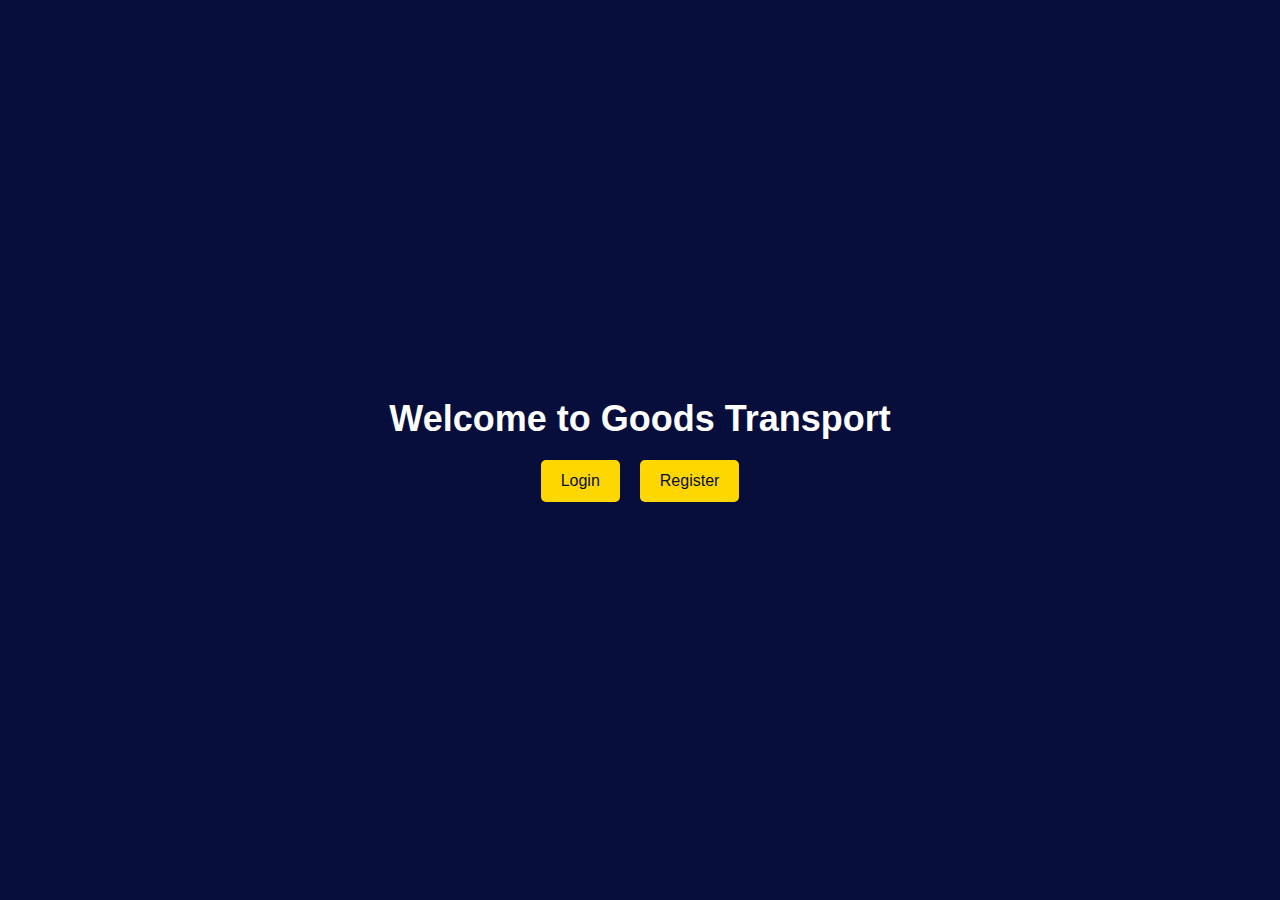
<file: front/index.html>
<!DOCTYPE html>
<html lang="en">
<head>
    <meta charset="UTF-8">
    <meta name="viewport" content="width=device-width, initial-scale=1.0">
    <title>Goods Transport</title>
    <link rel="stylesheet" href="../front/index.css">
</head>
<body>
    <div class="home-container">
        <h1>Welcome to Goods Transport</h1>
        <div class="button-group">
            <button id="login-btn">Login</button>
            <button id="register-btn">Register</button>
        </div>
    </div>
    <script>
        document.getElementById('login-btn').onclick = function() {
            window.location.href = 'loginform.html';
        };

        document.getElementById('register-btn').onclick = function() {
            window.location.href = 'registrationform.html';
        };
    </script>
    <script src="index.js"></script>
</body>
</html>
</file>
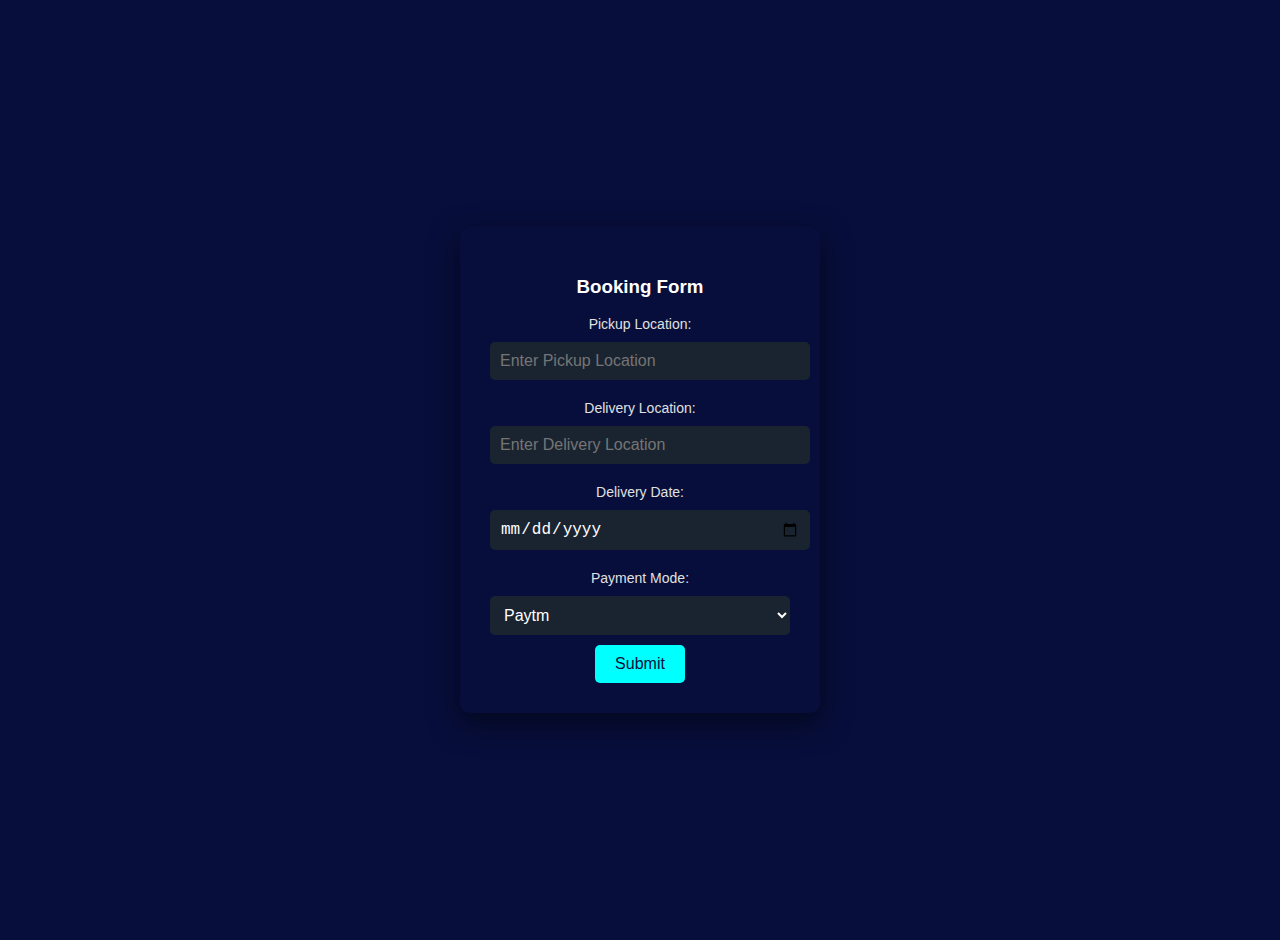
<file: front/booking.html>
<!DOCTYPE html>
<html lang="en">
<head>
    <meta charset="UTF-8">
    <meta name="viewport" content="width=device-width, initial-scale=1.0">
    <title>Goods Transport - Booking Form</title>
    <link rel="stylesheet" href="../front/booking.css">
</head>
<body>
    <div class="booking-form-container">
        <form id="booking-form">
            <h3>Booking Form</h3>
            
            <label for="pickup-location">Pickup Location:</label>
            <input type="text" id="pickup-location" list="location-suggestions" placeholder="Enter Pickup Location" required>
            <datalist id="location-suggestions">
                <option value="New York">
                <option value="Los Angeles">
                <option value="Chicago">
                <option value="San Francisco">
                <option value="Miami">
                <option value="Dallas">
                <option value="Houston">
                <option value="Atlanta">
                <option value="Seattle">
                <option value="Boston">
                <!-- Add more location options here -->
            </datalist>
            
            <label for="delivery-location">Delivery Location:</label>
            <input type="text" id="delivery-location" list="location-suggestions" placeholder="Enter Delivery Location" required>
            <datalist id="location-suggestions">
                <option value="New York">
                <option value="Los Angeles">
                <option value="Chicago">
                <option value="San Francisco">
                <option value="Miami">
                <option value="Dallas">
                <option value="Houston">
                <option value="Atlanta">
                <option value="Seattle">
                <option value="Boston">
                <!-- Add more location options here -->
            </datalist>
            
            <label for="delivery-date">Delivery Date:</label>
            <input type="date" id="delivery-date" required>
            
            <label for="payment-mode">Payment Mode:</label>
            <select id="payment-mode" required>
                <option value="paytm">Paytm</option>
                <option value="phonepe">PhonePe</option>
                <option value="googlepay">Google Pay</option>
                <option value="debitcard">Debit Card</option>
                <option value="creditcard">Credit Card</option>
            </select>
            
            <button type="submit">Submit</button>
            <p id="success-msg" class="hidden">Booking Successful!</p>
        </form>
    </div>

    <script src="../front/booking.js"></script>
</body>
</html>
</file>
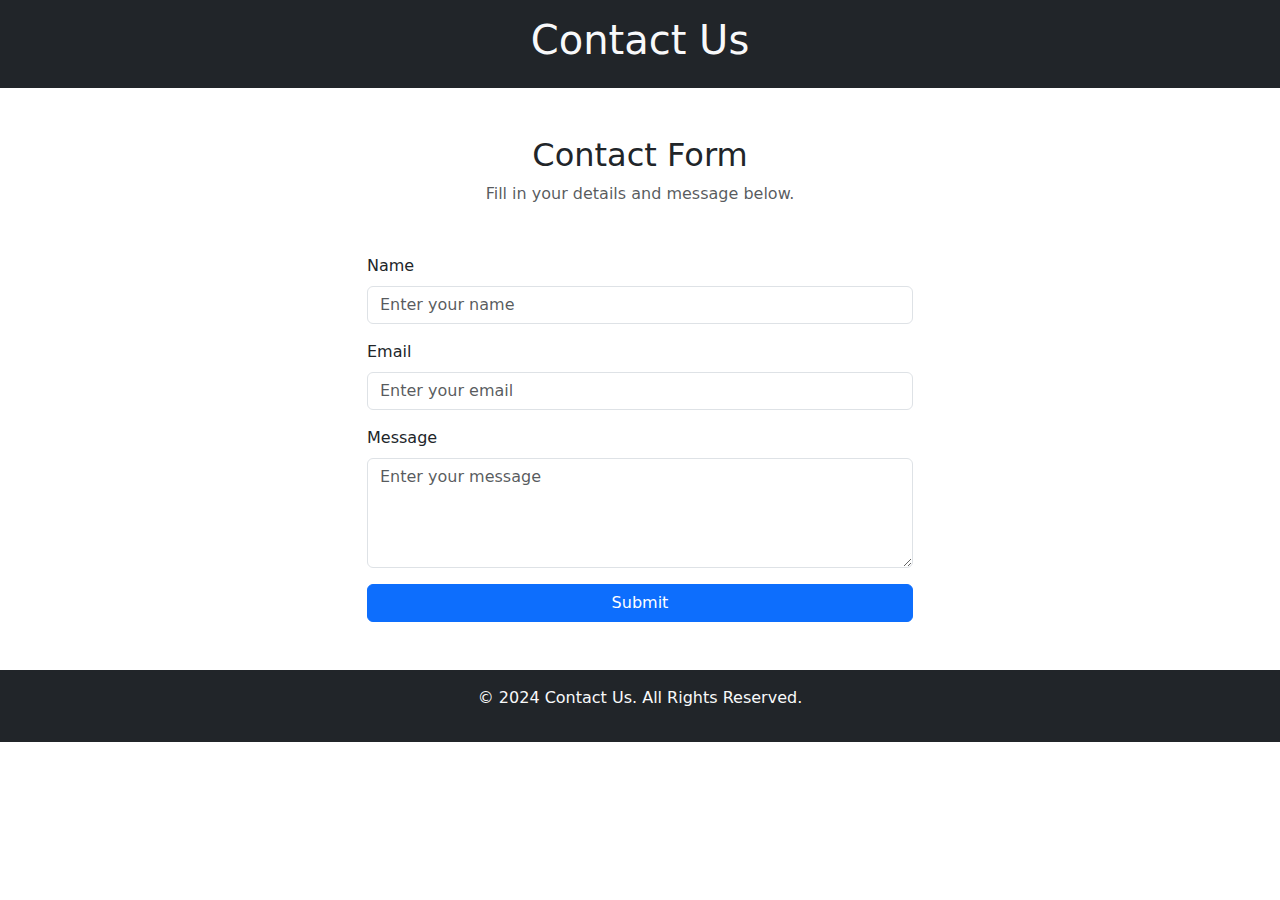
<file: front/Contact.html>
<!DOCTYPE html>
<html lang="en">
<head>
    <meta charset="UTF-8">
    <meta name="viewport" content="width=device-width, initial-scale=1.0">
    <title>Contact Form with Local Storage</title>
    <!-- Bootstrap CSS -->
    <link href="https://cdn.jsdelivr.net/npm/bootstrap@5.3.0/dist/css/bootstrap.min.css" rel="stylesheet">
    <link rel="stylesheet" href="Contact.css">
</head>
<body>
    <header class="bg-dark text-light text-center py-3">
        <h1>Contact Us</h1>
    </header>

    <!-- Contact Form -->
    <section class="container my-5">
        <h2 class="text-center">Contact Form</h2>
        <p class="text-center text-muted mb-5">Fill in your details and message below.</p>
        <div class="row justify-content-center">
            <div class="col-md-6">
                <form id="contactForm">
                    <div class="mb-3">
                        <label for="name" class="form-label">Name</label>
                        <input type="text" class="form-control" id="name" placeholder="Enter your name" required>
                    </div>
                    <div class="mb-3">
                        <label for="email" class="form-label">Email</label>
                        <input type="email" class="form-control" id="email" placeholder="Enter your email" required>
                    </div>
                    <div class="mb-3">
                        <label for="message" class="form-label">Message</label>
                        <textarea class="form-control" id="message" rows="4" placeholder="Enter your message" required></textarea>
                    </div>
                    <button type="submit" class="btn btn-primary w-100">Submit</button>
                </form>
                <!-- Success Message -->
                <div id="successMessage" class="alert alert-success mt-3 d-none">
                    Your message has been submitted and saved to local storage!
                </div>
            </div>
        </div>
    </section>

    <!-- Footer -->
    <footer class="bg-dark text-light text-center py-3">
        <p>&copy; 2024 Contact Us. All Rights Reserved.</p>
    </footer>

    <!-- Bootstrap JS -->
    <script src="https://cdn.jsdelivr.net/npm/bootstrap@5.3.0/dist/js/bootstrap.bundle.min.js"></script>
    <!-- JavaScript -->
    <script src="Contact.js"></script>
</body>
</html>
</file>
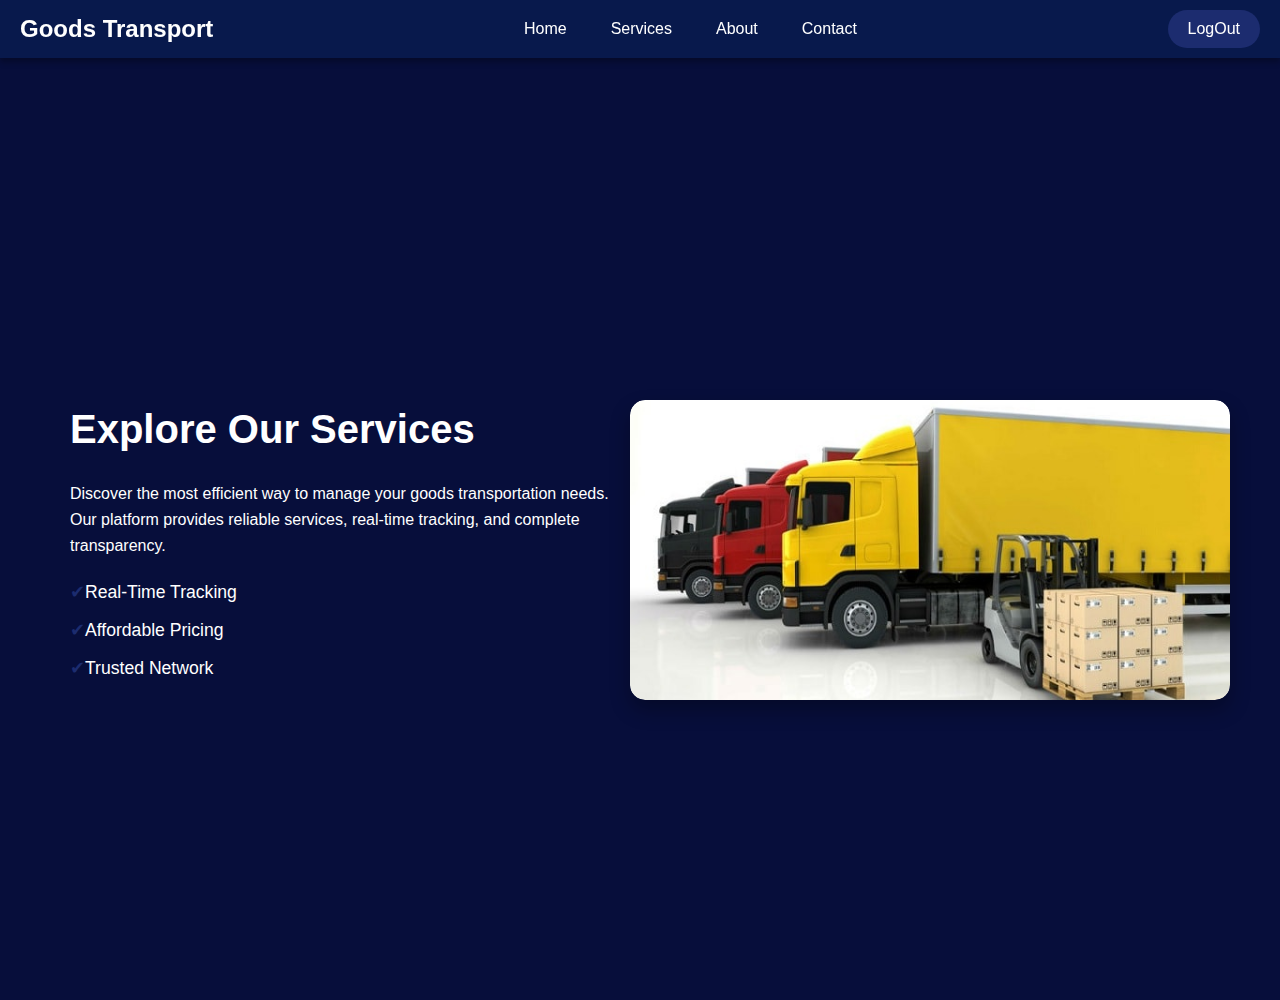
<file: front/explore .html>
<!DOCTYPE html>
<html lang="en">
<head>
    <meta charset="UTF-8">
    <meta name="viewport" content="width=device-width, initial-scale=1.0">
    <title>Explore Goods Transport</title>
    <link rel="stylesheet" href="../front/explore.css">
</head>
<body>
    <!-- Navbar -->
    <nav class="navbar">
        <div class="logo">Goods Transport</div>
        <ul class="nav-links">
            <li><a href="index.html">Home</a></li>
            <li><a href="Service.html">Services</a></li>
            <li><a href="About.html">About</a></li>
            <li><a href="Contact.html">Contact</a></li>
        </ul>
        <a href="index.html"><button class="login-btn">LogOut</button></a>
    </nav>

    <!-- Explore Section -->
    <section class="explore-section">
        <div class="content">
            <h2>Explore Our Services</h2>
            <p>
                Discover the most efficient way to manage your goods transportation needs. 
                Our platform provides reliable services, real-time tracking, and complete transparency.
            </p>
            <ul>
                <li>Real-Time Tracking</li>
                <li>Affordable Pricing</li>
                <li>Trusted Network</li>
            </ul>
        </div>
        <div class="image-slider">
            <div class="slides">
                <div class="slide fade">
                    <img src="../front/aspect/goods_trans.jpg" alt="Goods Transport 1">
                </div>
                <div class="slide slide-left">
                    <img src="../front/aspect/moving-service-with-truck-boxes-furniture-transportation-mover-service-concept-furniture-transportation-moving-boxes-mover-service-truck-rental-household-relocation_864588-198236.avif" alt="Goods Transport 2">
                </div>
                <div class="slide zoom">
                    <img src="../front/aspect/Truck-Transport_Srvices.jpg" alt="Goods Transport 3">
                </div>
            </div>
        </div>
        
        
    </section>

    <script>
         const slides = document.querySelectorAll('.slide');
    let currentSlide = 0;

    function showNextSlide() {
        // Hide the current slide
        slides[currentSlide].style.display = 'none';

        // Update to the next slide
        currentSlide = (currentSlide + 1) % slides.length;

        // Show the new slide
        slides[currentSlide].style.display = 'block';
    }

    // Change slides every 3 seconds
    setInterval(showNextSlide, 3000);
    </script>
    
</body>
</html>
</file>
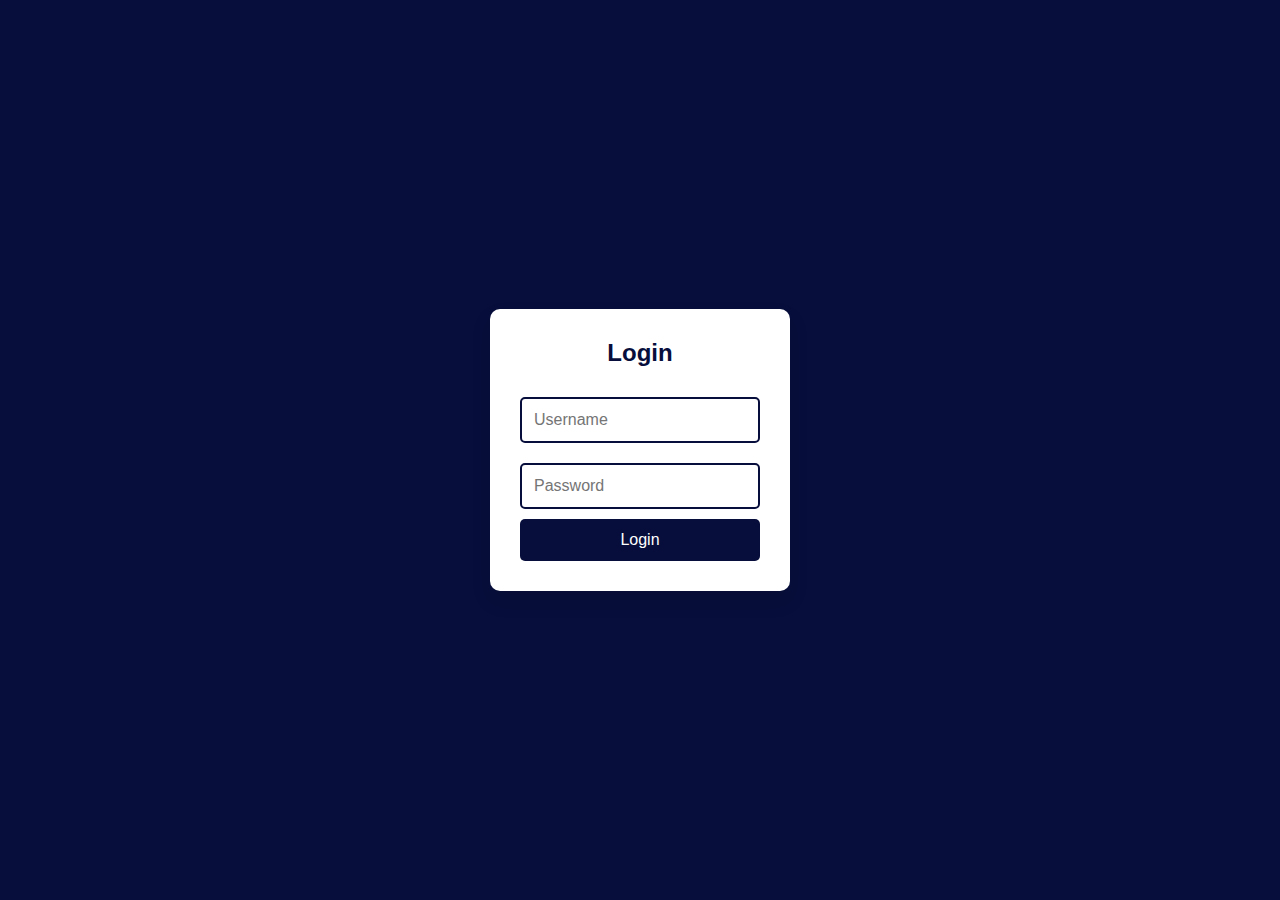
<file: front/loginform.html>
<!DOCTYPE html>
<html lang="en">
<head>
    <meta charset="UTF-8">
    <meta name="viewport" content="width=device-width, initial-scale=1.0">
    <title>Login</title>
    <link rel="stylesheet" href="../front/loginform.css">
</head>
<body>
    <div class="login-container">
        <h2>Login</h2>
        <form id="login-form">
            <input type="text" id="username" placeholder="Username" required>
            <input type="password" id="password" placeholder="Password" required>
            <button type="submit">Login</button>
        </form>
        <p id="error-msg" class="hidden">Invalid credentials. Please try again.</p>
    </div>
    
    <script>
        // Handle login form submission
document.getElementById('login-form').addEventListener('submit', function(event) {
    event.preventDefault();

    // Get login form values
    const username = document.getElementById('username').value;
    const password = document.getElementById('password').value;

    // Get user from local storage
    const storedUser = localStorage.getItem('user');

    if (storedUser) {
        const user = JSON.parse(storedUser);

        // Check if credentials match
        if ((username === user.email || username === user.phone) && password === user.password) {
            alert("Login successful! Welcome " + user.fullname);
            // Redirect to a different page after successful login
            window.location.href = '../front/dashboard.html'; 
        } else {
            // Display error message
            const errorMsg = document.getElementById('error-msg');
            errorMsg.textContent = "Invalid credentials. Please try again.";
            errorMsg.classList.remove('hidden');
        }
    } else {
        alert("No registered user found. Please register first.");
        window.location.href = '../front/register.html'; // Redirect to registration page
    }
});

    </script>
</body>
</html>
</file>
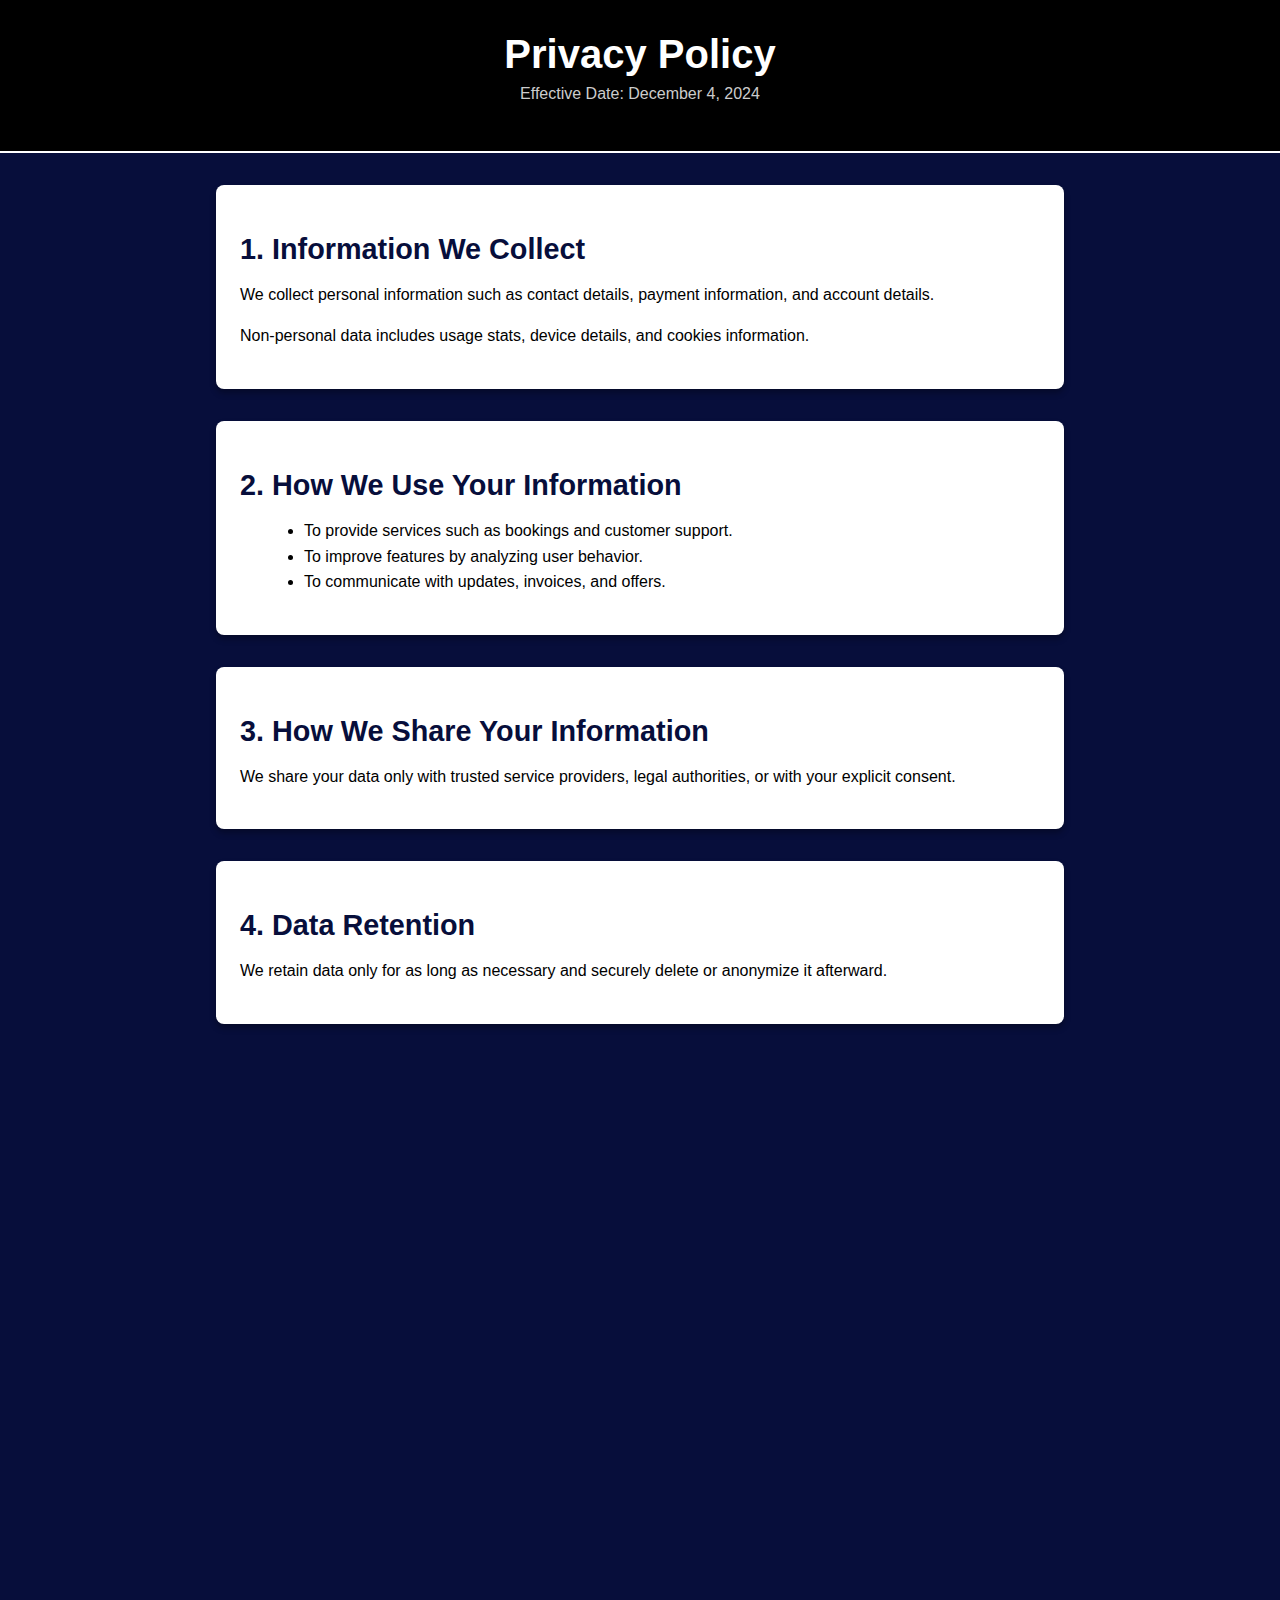
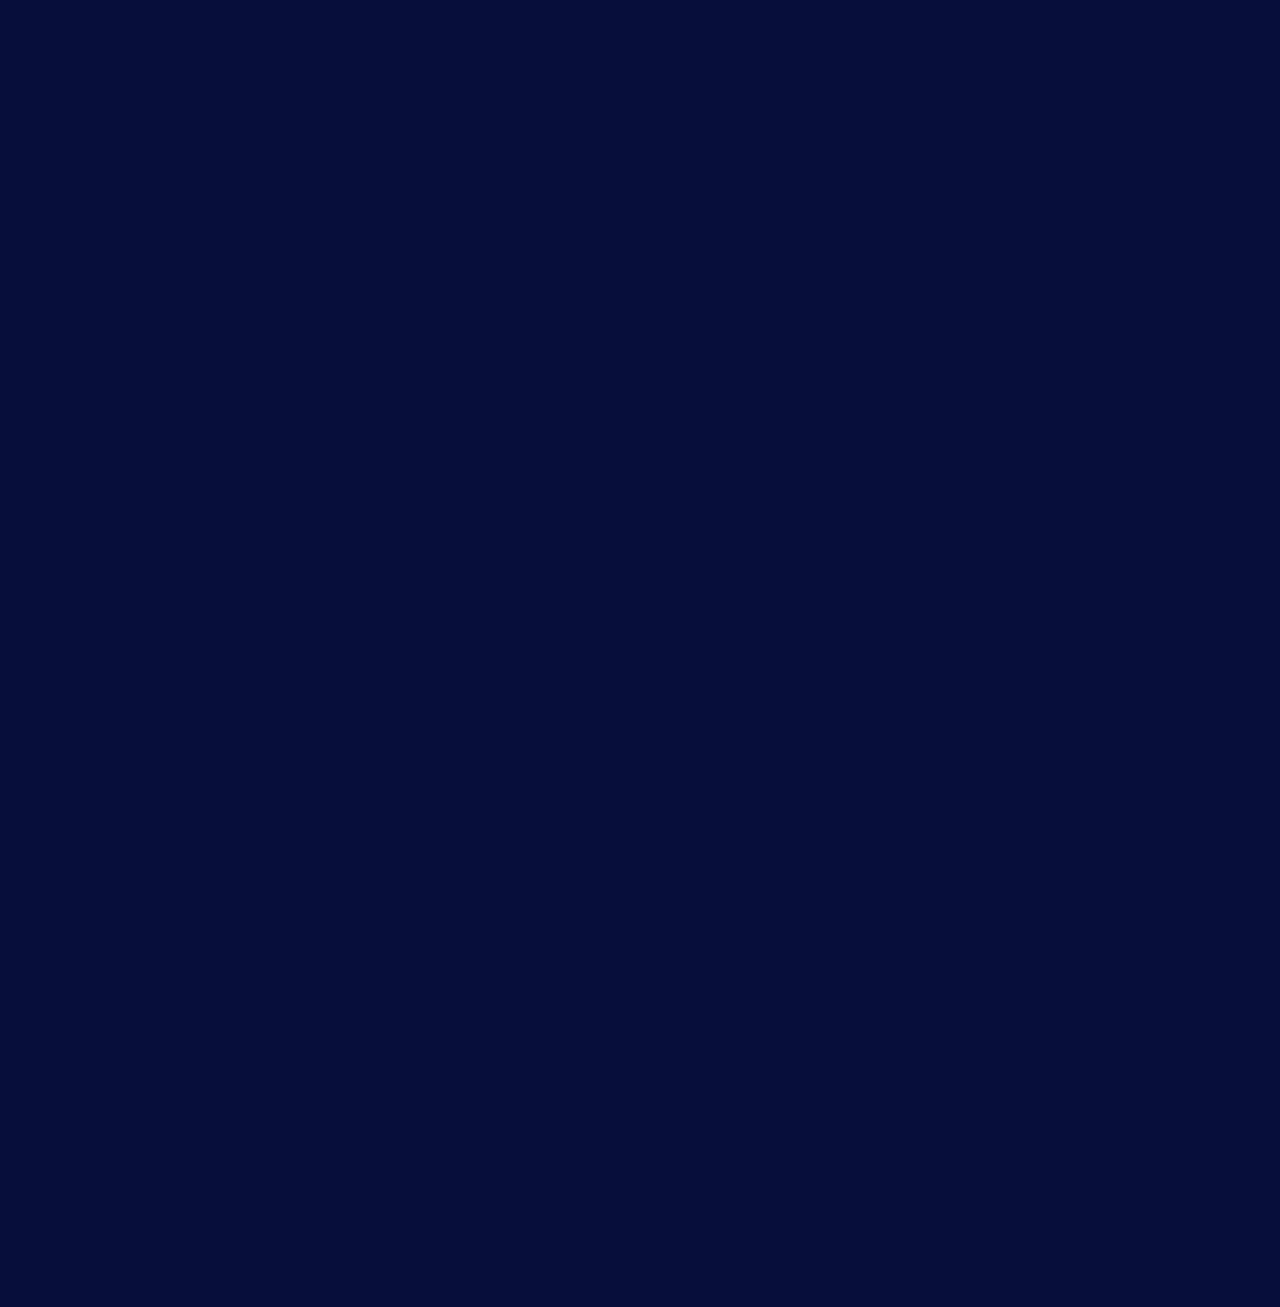
<file: front/PrivacyPolicy.html>
<!DOCTYPE html>
<html lang="en">
<head>
    <meta charset="UTF-8">
    <meta name="viewport" content="width=device-width, initial-scale=1.0">
    <title>Privacy Policy</title>
    <link rel="stylesheet" href="Privacy.css">
</head>
<body>
    <header class="header">
        <h1>Privacy Policy</h1>
        <p>Effective Date: December 4, 2024</p>
    </header>
    <main>
        <section class="policy-section">
            <h2>1. Information We Collect</h2>
            <p>We collect personal information such as contact details, payment information, and account details.</p>
            <p>Non-personal data includes usage stats, device details, and cookies information.</p>
        </section>

        <section class="policy-section">
            <h2>2. How We Use Your Information</h2>
            <ul>
                <li>To provide services such as bookings and customer support.</li>
                <li>To improve features by analyzing user behavior.</li>
                <li>To communicate with updates, invoices, and offers.</li>
            </ul>
        </section>

        <section class="policy-section">
            <h2>3. How We Share Your Information</h2>
            <p>We share your data only with trusted service providers, legal authorities, or with your explicit consent.</p>
        </section>

        <section class="policy-section">
            <h2>4. Data Retention</h2>
            <p>We retain data only for as long as necessary and securely delete or anonymize it afterward.</p>
        </section>
        <section class="policy-section">
            <h2>5. Your Rights</h2>
            <ul>
                <li><strong>Access and Rectification:</strong> Access and correct inaccuracies in your data.</li>
                <li><strong>Data Portability:</strong> Obtain a copy of your data in electronic format.</li>
                <li><strong>Right to Erasure:</strong> Request deletion of your personal data, subject to legal obligations.</li>
                <li><strong>Opt-Out:</strong> Unsubscribe from emails and manage cookies via your browser.</li>
                <li><strong>Restrict Processing:</strong> Request limited use of your data under certain conditions.</li>
            </ul>
            <p>To exercise these rights, contact us at [Your Contact Email Address].</p>
        </section>

        <section class="policy-section">
            <h2>6. How We Protect Your Information</h2>
            <ul>
                <li><strong>Data Encryption:</strong> Secures data during transmission and storage.</li>
                <li><strong>Access Control:</strong> Limits data access to authorized personnel.</li>
                <li><strong>Regular Audits:</strong> Monitors security measures to identify vulnerabilities.</li>
            </ul>
            <p>Despite these measures, no system is entirely secure. Use strong passwords and avoid sharing sensitive information over unsecured channels.</p>
        </section>

        <section class="policy-section">
            <h2>7. Third-Party Links</h2>
            <p>Our site may link to external websites. This Privacy Policy does not apply to third-party sites. We encourage you to review their policies before sharing personal data.</p>
        </section>

        <section class="policy-section">
            <h2>8. Children’s Privacy</h2>
            <p>Our services are not intended for individuals under 18. We do not knowingly collect data from children. If discovered, such data will be promptly deleted.</p>
        </section>

        <section class="policy-section">
            <h2>9. Changes to This Privacy Policy</h2>
            <p>We may update this Privacy Policy periodically. Changes will be effective upon posting. Please review this policy periodically for updates.</p>
        </section>

        <section class="policy-section">
            <h2>10. International Data Transfers</h2>
            <p>Your data may be transferred, stored, and processed in a country with different data protection laws. By using our website, you consent to this transfer.</p>
        </section>

        <section class="policy-section">
            <h2>11. Contact Us</h2>
            <p>If you have questions about this Privacy Policy, contact us at:</p>
            <p><strong>Email:</strong> [Your Email Address]</p>
            <p><strong>Phone:</strong> [Your Contact Number]</p>
            <p><strong>Address:</strong> [Your Business Address]</p>
        </section>
    </main>
    <script src="privacy.js"></script>
</body>
</html>
</file>
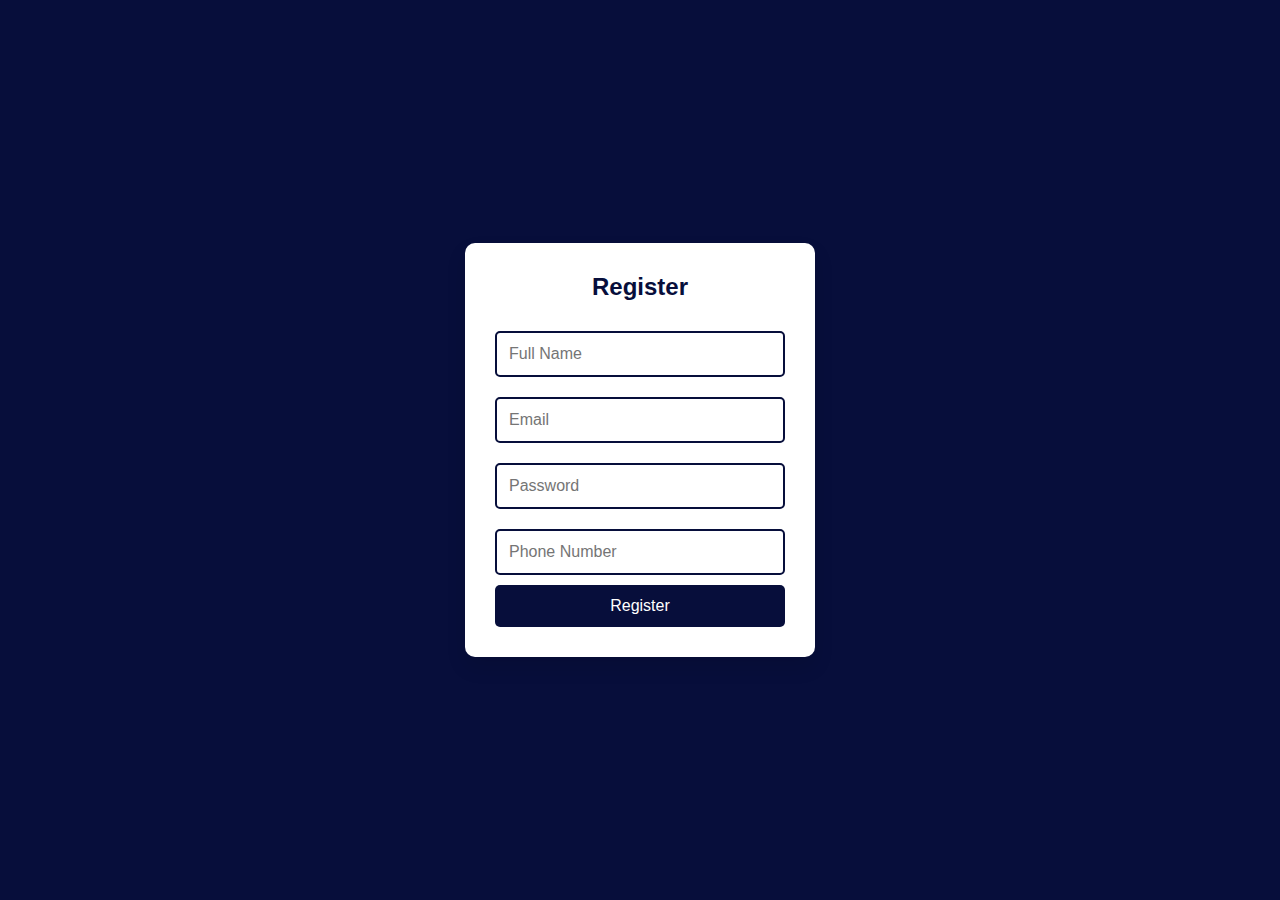
<file: front/registrationform.html>
<!DOCTYPE html>
<html lang="en">
<head>
    <meta charset="UTF-8">
    <meta name="viewport" content="width=device-width, initial-scale=1.0">
    <title>Register</title>
    <link rel="stylesheet" href="../front/register.css">
</head>
<body>
    <div class="register-container">
        <h2>Register</h2>
        <form id="register-form">
            <input type="text" id="fullname" placeholder="Full Name" required>
            <input type="email" id="email" placeholder="Email" required>
            <input type="password" id="password" placeholder="Password" required>
            <input type="text" id="phone" placeholder="Phone Number" required>
            <button type="submit">Register</button>
        </form>
    </div>
    <script>
        // Check if user is already logged in
window.onload = function() {
    const user = localStorage.getItem('user');
    if (user) {
        alert("You are already registered. Please log in.");
        window.location.href = 'loginform.html'; // Redirect to login page if already registered
    }
}

// Handle registration form submission
document.getElementById('register-form').addEventListener('submit', function(event) {
    event.preventDefault();

    // Get form values
    const fullname = document.getElementById('fullname').value;
    const email = document.getElementById('email').value;
    const password = document.getElementById('password').value;
    const phone = document.getElementById('phone').value;

    // Create user object
    const user = {
        fullname: fullname,
        email: email,
        password: password,
        phone: phone
    };

    // Store user in local storage
    localStorage.setItem('user', JSON.stringify(user));

    // Redirect to login page after successful registration
    alert("Registration successful! Please log in.");
    window.location.href = 'loginform.html'; 
});

    </script>
</body>
</html>
</file>
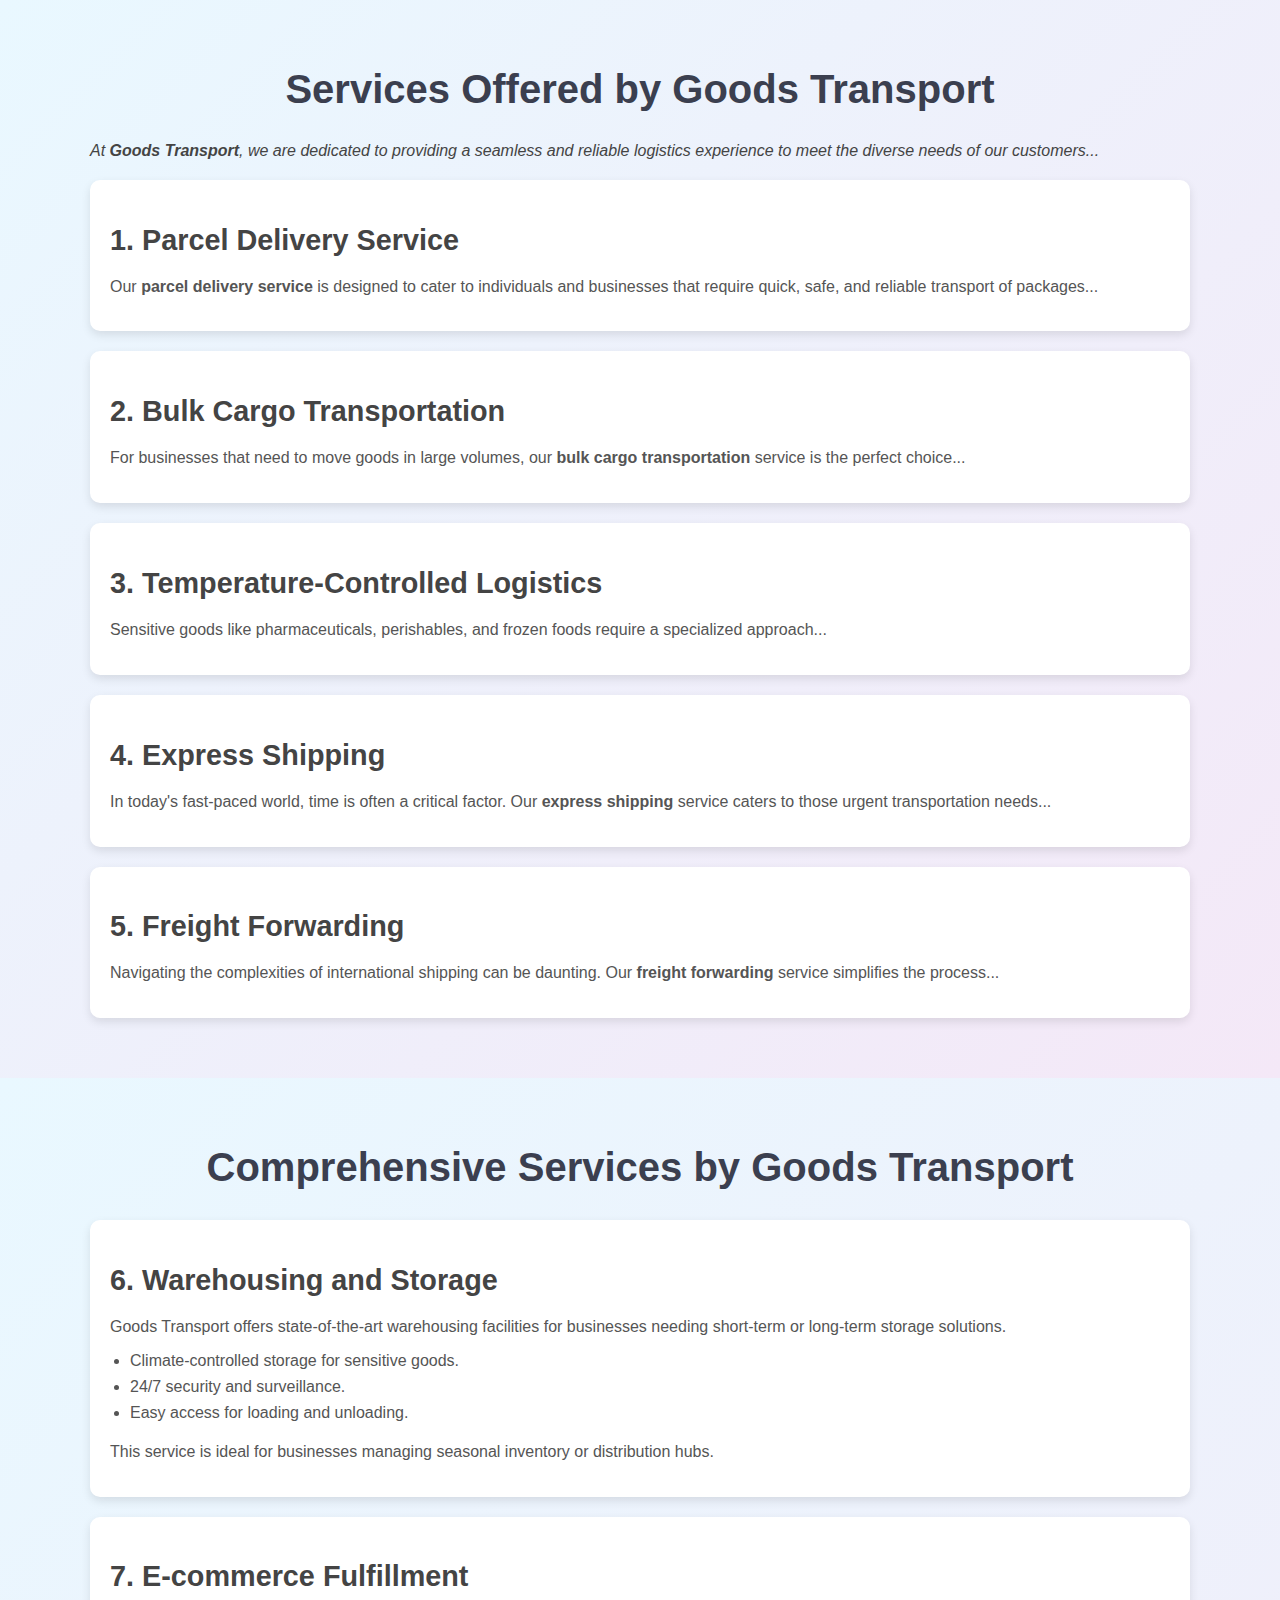
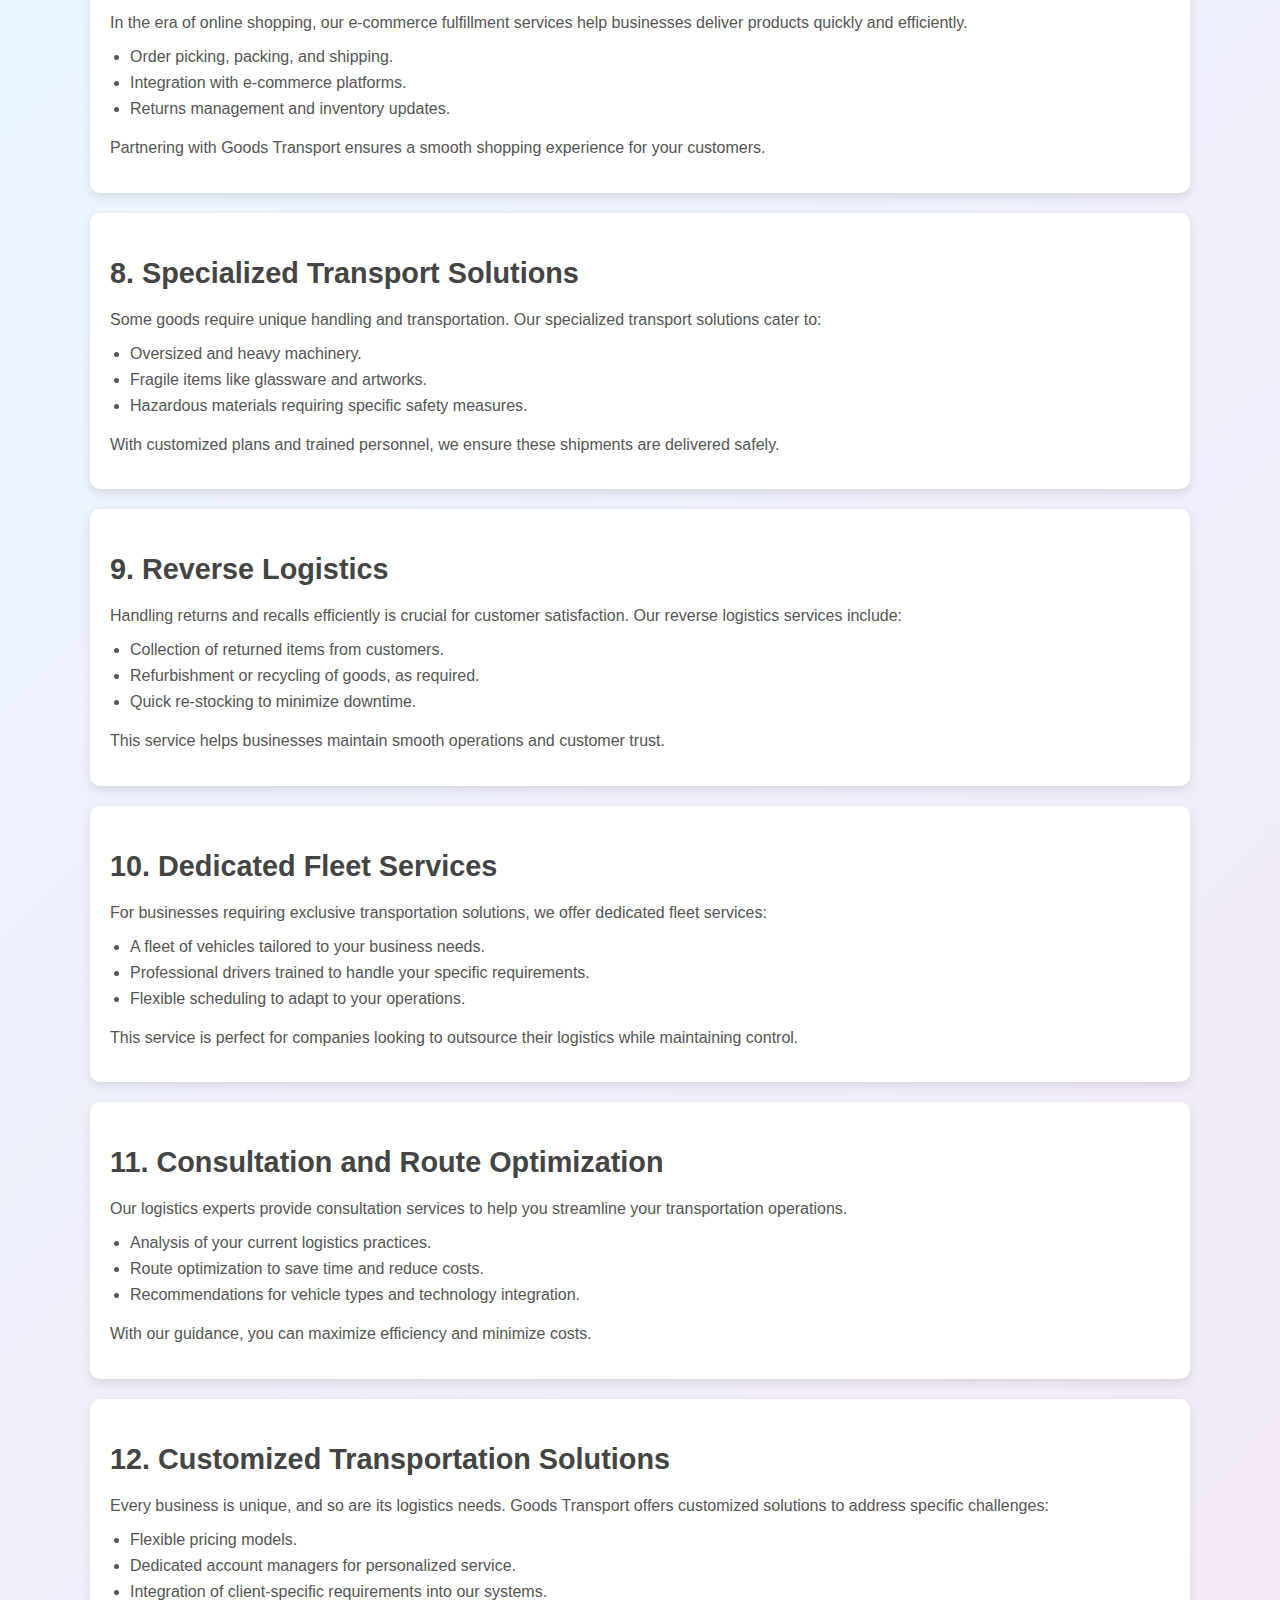
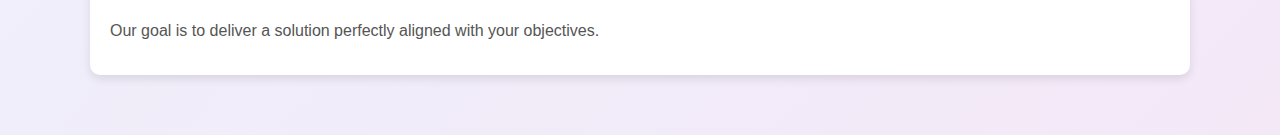
<file: front/Service.html>
<!DOCTYPE html>
<html lang="en">
<head>
    <meta charset="UTF-8">
    <meta name="viewport" content="width=device-width, initial-scale=1.0">
    <title>Services | Goods Transport</title>
    <link rel="stylesheet" href="Service.css">
</head>
<body>
    <section class="services-section">
        <h1 class="title">Services Offered by Goods Transport</h1>
        <div class="content">
            <p class="animated">At <strong>Goods Transport</strong>, we are dedicated to providing a seamless and reliable logistics experience to meet the diverse needs of our customers...</p>
            <div class="service">
                <h2>1. Parcel Delivery Service</h2>
                <p>Our <strong>parcel delivery service</strong> is designed to cater to individuals and businesses that require quick, safe, and reliable transport of packages...</p>
            </div>
            <div class="service">
                <h2>2. Bulk Cargo Transportation</h2>
                <p>For businesses that need to move goods in large volumes, our <strong>bulk cargo transportation</strong> service is the perfect choice...</p>
            </div>
            <div class="service">
                <h2>3. Temperature-Controlled Logistics</h2>
                <p>Sensitive goods like pharmaceuticals, perishables, and frozen foods require a specialized approach...</p>
            </div>
            <div class="service">
                <h2>4. Express Shipping</h2>
                <p>In today's fast-paced world, time is often a critical factor. Our <strong>express shipping</strong> service caters to those urgent transportation needs...</p>
            </div>
            <div class="service">
                <h2>5. Freight Forwarding</h2>
                <p>Navigating the complexities of international shipping can be daunting. Our <strong>freight forwarding</strong> service simplifies the process...</p>
            </div>
        </div>
    </section>
    <section class="services-section">
        <h1 class="title">Comprehensive Services by Goods Transport</h1>
        <div class="content">
            <div class="service">
                <h2>6. Warehousing and Storage</h2>
                <p>Goods Transport offers state-of-the-art warehousing facilities for businesses needing short-term or long-term storage solutions.</p>
                <ul>
                    <li>Climate-controlled storage for sensitive goods.</li>
                    <li>24/7 security and surveillance.</li>
                    <li>Easy access for loading and unloading.</li>
                </ul>
                <p>This service is ideal for businesses managing seasonal inventory or distribution hubs.</p>
            </div>

            <div class="service">
                <h2>7. E-commerce Fulfillment</h2>
                <p>In the era of online shopping, our e-commerce fulfillment services help businesses deliver products quickly and efficiently.</p>
                <ul>
                    <li>Order picking, packing, and shipping.</li>
                    <li>Integration with e-commerce platforms.</li>
                    <li>Returns management and inventory updates.</li>
                </ul>
                <p>Partnering with Goods Transport ensures a smooth shopping experience for your customers.</p>
            </div>

            <div class="service">
                <h2>8. Specialized Transport Solutions</h2>
                <p>Some goods require unique handling and transportation. Our specialized transport solutions cater to:</p>
                <ul>
                    <li>Oversized and heavy machinery.</li>
                    <li>Fragile items like glassware and artworks.</li>
                    <li>Hazardous materials requiring specific safety measures.</li>
                </ul>
                <p>With customized plans and trained personnel, we ensure these shipments are delivered safely.</p>
            </div>

            <div class="service">
                <h2>9. Reverse Logistics</h2>
                <p>Handling returns and recalls efficiently is crucial for customer satisfaction. Our reverse logistics services include:</p>
                <ul>
                    <li>Collection of returned items from customers.</li>
                    <li>Refurbishment or recycling of goods, as required.</li>
                    <li>Quick re-stocking to minimize downtime.</li>
                </ul>
                <p>This service helps businesses maintain smooth operations and customer trust.</p>
            </div>

            <div class="service">
                <h2>10. Dedicated Fleet Services</h2>
                <p>For businesses requiring exclusive transportation solutions, we offer dedicated fleet services:</p>
                <ul>
                    <li>A fleet of vehicles tailored to your business needs.</li>
                    <li>Professional drivers trained to handle your specific requirements.</li>
                    <li>Flexible scheduling to adapt to your operations.</li>
                </ul>
                <p>This service is perfect for companies looking to outsource their logistics while maintaining control.</p>
            </div>

            <div class="service">
                <h2>11. Consultation and Route Optimization</h2>
                <p>Our logistics experts provide consultation services to help you streamline your transportation operations.</p>
                <ul>
                    <li>Analysis of your current logistics practices.</li>
                    <li>Route optimization to save time and reduce costs.</li>
                    <li>Recommendations for vehicle types and technology integration.</li>
                </ul>
                <p>With our guidance, you can maximize efficiency and minimize costs.</p>
            </div>

            <div class="service">
                <h2>12. Customized Transportation Solutions</h2>
                <p>Every business is unique, and so are its logistics needs. Goods Transport offers customized solutions to address specific challenges:</p>
                <ul>
                    <li>Flexible pricing models.</li>
                    <li>Dedicated account managers for personalized service.</li>
                    <li>Integration of client-specific requirements into our systems.</li>
                </ul>
                <p>Our goal is to deliver a solution perfectly aligned with your objectives.</p>
            </div>
        </div>
    </section>
</body>
</html>
</file>
<file: front/index.css>
/* General Styles */
* {
    margin: 0;
    padding: 0;
    box-sizing: border-box;
    font-family: Arial, sans-serif;
}

/* Body */
body {
    background-color: #070E3B; /* Background color */
    display: flex;
    justify-content: center;
    align-items: center;
    height: 100vh;
    overflow: hidden;
    color: #fff;
}

/* Home Container */
.home-container {
    text-align: center;
    animation: fadeIn 2s ease-in-out; /* Fade-in animation */
}

.home-container h1 {
    font-size: 36px;
    margin-bottom: 20px;
    animation: slideIn 1.5s ease-out; /* Slide-in animation for heading */
}

/* Button Group */
.button-group {
    display: flex;
    justify-content: center;
    gap: 20px;
}

button {
    padding: 12px 20px;
    font-size: 16px;
    background-color: #FFD700; /* Gold button color */
    color: #070E3B;
    border: none;
    border-radius: 5px;
    cursor: pointer;
    transition: transform 0.3s ease, background-color 0.3s ease;
}

button:hover {
    background-color: #070E3B;
    color: #FFD700;
    transform: scale(1.1); /* Slight zoom effect on hover */
}

/* Animations */
@keyframes fadeIn {
    from {
        opacity: 0;
    }
    to {
        opacity: 1;
    }
}

@keyframes slideIn {
    from {
        transform: translateY(-30px);
        opacity: 0;
    }
    to {
        transform: translateY(0);
        opacity: 1;
    }
}
</file>
<file: front/booking.css>
/* General Styles */
body {
    font-family: Arial, sans-serif;
    margin: 0;
    padding: 0;
    background-color: #070E3B; /* Background color */
    color: white;
}

/* Booking Form Container */
.booking-form-container {
    display: flex;
    justify-content: center;
    align-items: center;
    height: 100vh;
    padding: 20px;
}

/* Form Styles */
.booking-form-container form {
    background-color: #070E3B;
    padding: 30px;
    border-radius: 10px;
    box-shadow: 0 10px 30px rgba(0, 0, 0, 0.5);
    width: 300px;
    text-align: center;
    animation: slideIn 0.5s ease forwards;
}

.booking-form-container form label {
    display: block;
    margin-top: 10px;
    font-size: 14px;
    color: #E0E0E0;
}

.booking-form-container form input,
.booking-form-container form select {
    padding: 10px;
    margin: 10px 0;
    width: 100%;
    border-radius: 5px;
    border: none;
    font-size: 16px;
    background-color: #1A2430;
    color: white;
}

.booking-form-container form button {
    padding: 10px 20px;
    background-color: #00FFFF;
    color: #070E3B;
    border: none;
    border-radius: 5px;
    cursor: pointer;
    font-size: 16px;
    transition: background-color 0.3s ease;
}

.booking-form-container form button:hover {
    background-color: #00b3b3;
}

#success-msg {
    margin-top: 10px;
    font-size: 16px;
    color: green;
    font-weight: bold;
}

/* Animation */
@keyframes slideIn {
    from {
        transform: translateY(-50px);
        opacity: 0;
    }
    to {
        transform: translateY(0);
        opacity: 1;
    }
}

.hidden {
    display: none;
}
</file>
<file: front/Contact.css>
/* Success Message Animation */
.fade-in {
    animation: fadeIn 0.5s ease-in;
}

@keyframes fadeIn {
    from {
        opacity: 0;
    }
    to {
        opacity: 1;
    }
}
</file>
<file: front/loginform.css>
/* General Styles */
* {
    margin: 0;
    padding: 0;
    box-sizing: border-box;
    font-family: Arial, sans-serif;
}

/* Body */
body {
    background-color: #070E3B; /* Background Color */
    display: flex;
    justify-content: center;
    align-items: center;
    height: 100vh;
    overflow: hidden;
    margin: 0;
}

/* Login Container */
.login-container {
    background-color: #fff;
    padding: 30px;
    border-radius: 10px;
    box-shadow: 0 10px 20px rgba(0, 0, 0, 0.1);
    width: 300px;
    text-align: center;
    animation: fadeIn 1s ease-in-out; /* Fade-in animation */
}

/* Heading */
h2 {
    color: #070E3B;
    margin-bottom: 20px;
    font-size: 24px;
    animation: fadeInText 1.5s ease-in-out; /* Text Fade-in animation */
}

/* Input Fields */
input {
    width: 100%;
    padding: 12px;
    margin: 10px 0;
    border: 2px solid #070E3B;
    border-radius: 5px;
    font-size: 16px;
    transition: 0.3s ease;
}

/* Focus effect for input fields */
input:focus {
    border-color: #FFD700; /* Gold border on focus */
    outline: none;
}

/* Submit Button */
button {
    width: 100%;
    padding: 12px;
    background-color: #070E3B;
    color: white;
    border: none;
    border-radius: 5px;
    font-size: 16px;
    cursor: pointer;
    transition: background-color 0.3s ease;
}

button:hover {
    background-color: #FFD700; /* Gold background on hover */
}

/* Error Message */
#error-msg {
    color: red;
    margin-top: 10px;
    font-size: 14px;
    display: none; /* Hidden by default */
}

/* Hidden class */
.hidden {
    display: none;
}

/* Animations */
@keyframes fadeIn {
    from {
        opacity: 0;
    }
    to {
        opacity: 1;
    }
}

@keyframes fadeInText {
    from {
        opacity: 0;
    }
    to {
        opacity: 1;
    }
}
</file>
<file: front/Privacy.css>
/* Global Styling */
body {
    margin: 0;
    font-family: 'Arial', sans-serif;
    background-color: #070E3B;
    color: #fff;
}

header {
    text-align: center;
    padding: 2rem 1rem;
    background-color: #000;
    border-bottom: 2px solid #fff;
}

header h1 {
    font-size: 2.5rem;
    margin: 0;
    color: #fff;
}

header p {
    font-size: 1rem;
    margin-top: 0.5rem;
    color: #ccc;
}

/* Section Styling */
.policy-section {
    margin: 2rem auto;
    padding: 1.5rem;
    width: 90%;
    max-width: 800px;
    background-color: #fff;
    color: #000;
    border-radius: 8px;
    box-shadow: 0 4px 6px rgba(0, 0, 0, 0.3);
    opacity: 0;
    transform: translateY(20px);
    transition: all 0.5s ease;
}

.policy-section h2 {
    margin-bottom: 1rem;
    font-size: 1.8rem;
    color: #070E3B;
}

.policy-section p, .policy-section ul {
    font-size: 1rem;
    line-height: 1.6;
}

.policy-section ul {
    margin-left: 1.5rem;
    list-style-type: disc;
}

/* Animations */
.visible {
    opacity: 1;
    transform: translateY(0);
}

/* Responsive Adjustments */
@media (max-width: 768px) {
    .policy-section {
        padding: 1rem;
    }

    header h1 {
        font-size: 2rem;
    }
}
/* Global Styles */
body {
    margin: 0;
    font-family: 'Arial', sans-serif;
    background-color: #070E3B;
    color: #fff;
}

header {
    text-align: center;
    padding: 2rem 1rem;
    background-color: #000;
    border-bottom: 2px solid #fff;
}

header h1 {
    font-size: 2.5rem;
    margin: 0;
    color: #fff;
}

header p {
    font-size: 1rem;
    margin-top: 0.5rem;
    color: #ccc;
}

/* Section Styling */
.policy-section {
    margin: 2rem auto;
    padding: 1.5rem;
    width: 90%;
    max-width: 800px;
    background-color: #fff;
    color: #000;
    border-radius: 8px;
    box-shadow: 0 4px 6px rgba(0, 0, 0, 0.3);
    opacity: 0;
    transform: translateY(20px);
    transition: all 0.5s ease;
}

.policy-section h2 {
    margin-bottom: 1rem;
    font-size: 1.8rem;
    color: #070E3B;
}

.policy-section p, .policy-section ul {
    font-size: 1rem;
    line-height: 1.6;
}

.policy-section ul {
    margin-left: 1.5rem;
    list-style-type: disc;
}

/* Animations */
.visible {
    opacity: 1;
    transform: translateY(0);
}

/* Responsive Adjustments */
@media (max-width: 768px) {
    .policy-section {
        padding: 1rem;
    }

    header h1 {
        font-size: 2rem;
    }
}
</file>
<file: front/register.css>
/* General Styles */
* {
    margin: 0;
    padding: 0;
    box-sizing: border-box;
    font-family: Arial, sans-serif;
}

/* Body */
body {
    background-color: #070E3B; /* Background Color */
    display: flex;
    justify-content: center;
    align-items: center;
    height: 100vh;
    color: white;
    margin: 0;
}

/* Registration Container */
.register-container {
    background-color: white;
    padding: 30px;
    border-radius: 10px;
    box-shadow: 0 10px 20px rgba(0, 0, 0, 0.1);
    width: 350px;
    text-align: center;
    animation: fadeIn 1s ease-in-out; /* Fade-in Animation */
}

/* Heading */
.register-container h2 {
    color: #070E3B;
    margin-bottom: 20px;
    font-size: 24px;
}

/* Input Fields */
.register-container input {
    width: 100%;
    padding: 12px;
    margin: 10px 0;
    border: 2px solid #070E3B;
    border-radius: 5px;
    font-size: 16px;
    transition: 0.3s ease;
}

/* Focus effect for input fields */
.register-container input:focus {
    border-color: #FFD700; /* Gold Border on Focus */
    outline: none;
}

/* Submit Button */
.register-container button {
    width: 100%;
    padding: 12px;
    background-color: #070E3B;
    color: white;
    border: none;
    border-radius: 5px;
    font-size: 16px;
    cursor: pointer;
    transition: background-color 0.3s ease;
}

.register-container button:hover {
    background-color:
</file>
<file: front/Service.css>
body {
    font-family: Arial, sans-serif;
    margin: 0;
    padding: 0;
    background: #f9f9f9;
    color: #333;
}

.services-section {
    padding: 40px;
    background: linear-gradient(to right, #ffffff, #f2f2f2);
    animation: fadeIn 1s ease-in-out;
}

.title {
    text-align: center;
    font-size: 2.5rem;
    color: #444;
    margin-bottom: 20px;
    animation: slideDown 1.2s ease-in-out;
}

.content {
    max-width: 900px;
    margin: auto;
    animation: fadeInUp 1.5s ease;
}

.service {
    margin-bottom: 30px;
    padding: 20px;
    border-radius: 10px;
    background: #fff;
    box-shadow: 0 4px 10px rgba(0, 0, 0, 0.1);
    animation: fadeIn 2s ease;
}

.service h2 {
    font-size: 1.5rem;
    color: #222;
}

.service p {
    font-size: 1rem;
    line-height: 1.6;
    color: #555;
}

.animated {
    font-style: italic;
    color: #444;
    margin-bottom: 20px;
    animation: slideLeft 2s ease;
}

@keyframes fadeIn {
    from {
        opacity: 0;
    }
    to {
        opacity: 1;
    }
}

@keyframes slideDown {
    from {
        transform: translateY(-20px);
        opacity: 0;
    }
    to {
        transform: translateY(0);
        opacity: 1;
    }
}

@keyframes fadeInUp {
    from {
        transform: translateY(20px);
        opacity: 0;
    }
    to {
        transform: translateY(0);
        opacity: 1;
    }
}

@keyframes slideLeft {
    from {
        transform: translateX(-20px);
        opacity: 0;
    }
    to {
        transform: translateX(0);
        opacity: 1;
    }
}


body {
    font-family: 'Arial', sans-serif;
    margin: 0;
    padding: 0;
    background: #f2f4f5;
    color: #333;
}

.services-section {
    padding: 40px 20px;
    background: linear-gradient(135deg, #e9f8ff, #f4e8f7);
    animation: fadeIn 1.5s ease;
}

.title {
    text-align: center;
    font-size: 2.5rem;
    color: #3b3f4f;
    margin-bottom: 30px;
    animation: slideInDown 1.2s ease;
}

.content {
    max-width: 1100px;
    margin: 0 auto;
}

.service {
    background: #fff;
    border-radius: 10px;
    padding: 20px;
    margin-bottom: 20px;
    box-shadow: 0px 4px 10px rgba(0, 0, 0, 0.1);
    animation: fadeInUp 1.5s ease;
}

.service h2 {
    color: #444;
    font-size: 1.8rem;
    margin-bottom: 10px;
}

.service p {
    font-size: 1rem;
    line-height: 1.8;
    margin-bottom: 10px;
}

.service ul {
    margin: 0;
    padding: 0 20px;
    list-style: disc;
}

.service li {
    margin: 8px 0;
    font-size: 1rem;
    color: #555;
}

@keyframes fadeIn {
    from {
        opacity: 0;
    }
    to {
        opacity: 1;
    }
}

@keyframes slideInDown {
    from {
        transform: translateY(-50px);
        opacity: 0;
    }
    to {
        transform: translateY(0);
        opacity: 1;
    }
}

@keyframes fadeInUp {
    from {
        transform: translateY(30px);
        opacity: 0;
    }
    to {
        transform: translateY(0);
        opacity: 1;
    }
}
</file>
<file: front/explore.css>
/* General Reset */
* {
    margin: 0;
    padding: 0;
    box-sizing: border-box;
}

/* Body Styling */
body {
    font-family: 'Arial', sans-serif;
    background: #070E3B;
    color: #ffffff;
    line-height: 1.6;
    overflow-x: hidden;
}

/* Navbar Styling */
.navbar {
    display: flex;
    justify-content: space-between;
    align-items: center;
    padding: 10px 20px;
    background: #08194C;
    box-shadow: 0px 4px 6px rgba(0, 0, 0, 0.3);
    position: fixed;
    top: 0;
    width: 100%;
    z-index: 1000;
}

.navbar .logo {
    font-size: 1.5rem;
    font-weight: bold;
    color: #ffffff;
}

.navbar .nav-links {
    display: flex;
    list-style: none;
}

.navbar .nav-links li {
    margin: 0 10px;
}

.navbar .nav-links li a {
    text-decoration: none;
    color: #ffffff;
    font-size: 1rem;
    padding: 8px 12px;
    border-radius: 5px;
}

.navbar .nav-links li a:hover {
    background: #1C2C6F;
    color: #ffffff;
}

.navbar .login-btn {
    padding: 10px 20px;
    background: #1C2C6F;
    border: none;
    border-radius: 20px;
    color: #ffffff;
    font-size: 1rem;
    cursor: pointer;
}

/* Hero Section */
.home-section {
    height: 100vh;
    display: flex;
    flex-direction: column;
    justify-content: center;
    align-items: center;
    text-align: center;
    padding: 20px;
}

.home-section h1 {
    font-size: 3rem;
    margin-bottom: 20px;
}

.home-section p {
    font-size: 1.2rem;
    margin-bottom: 30px;
    max-width: 600px;
}

.home-section .explore-btn {
    padding: 15px 30px;
    font-size: 1.2rem;
    border: none;
    background: #1C2C6F;
    color: #ffffff;
    border-radius: 25px;
    cursor: pointer;
    box-shadow: 0px 4px 6px rgba(0, 0, 0, 0.3);
}

/* Explore Section */
.explore-section {
    display: flex;
    align-items: center;
    justify-content: space-between;
    padding: 50px;
    margin-top: 100px;
    min-height: 100vh;
}

.explore-section .content {
    flex: 1;
    padding: 20px;
    animation: fadeInLeft 1.5s ease-in-out;
}

.explore-section .content h2 {
    font-size: 2.5rem;
    margin-bottom: 20px;
}

.explore-section .content ul {
    list-style-type: none;
    margin: 20px 0;
    padding: 0;
}

.explore-section .content ul li {
    font-size: 1.1rem;
    margin-bottom: 10px;
    padding-left: 15px;
    position: relative;
}

.explore-section .content ul li::before {
    content: '✔';
    position: absolute;
    left: 0;
    color: #1C2C6F;
}

.explore-section .image {
    flex: 1;
    text-align: center;
}

.explore-section .image img {
    width: 80%;
    border-radius: 15px;
    box-shadow: 0 10px 20px rgba(0, 0, 0, 0.3);
    animation: fadeInRight 1.5s ease-in-out;
}

/* Animations */
@keyframes fadeInLeft {
    from {
        opacity: 0;
        transform: translateX(-50px);
    }
    to {
        opacity: 1;
        transform: translateX(0);
    }
}

@keyframes fadeInRight {
    from {
        opacity: 0;
        transform: translateX(50px);
    }
    to {
        opacity: 1;
        transform: translateX(0);
    }
}

/* Slider Container */
.image-slider {
    position: relative;
    width: 80%;
    max-width: 600px;
    height: 300px;
    margin: 20px auto;
    overflow: hidden;
    border-radius: 15px;
    box-shadow: 0 10px 20px rgba(0, 0, 0, 0.3);
    background-color: #070E3B;
}

/* Slide Container */
.slides {
    position: relative;
    width: 100%;
    height: 100%;
}

/* Individual Slide */
.slide {
    position: absolute;
    width: 100%;
    height: 100%;
    display: none;
    text-align: center;
}

/* Images in the Slide */
.slide img {
    width: 100%; /* Full Width */
    height: 100%; /* Full Height */
    object-fit: cover; /* Ensures the image covers the entire area */
    object-position: center; /* Centers the image */
    border-radius: 15px; /* Optional for rounded corners */
}

/* Display First Slide */
.slide:first-child {
    display: block;
}

/* Animations */
@keyframes fadeIn {
    from {
        opacity: 0;
    }
    to {
        opacity: 1;
    }
}

@keyframes slideLeft {
    from {
        transform: translateX(100%);
    }
    to {
        transform: translateX(0);
    }
}

@keyframes zoomIn {
    from {
        transform: scale(0.8);
    }
    to {
        transform: scale(1);
    }
}

/* Animation Classes */
.fade {
    animation: fadeIn 2s ease-in-out;
}

.slide-left {
    animation: slideLeft 2s ease-in-out;
}

.zoom {
    animation: zoomIn 2s ease-in-out;
}
</file>
